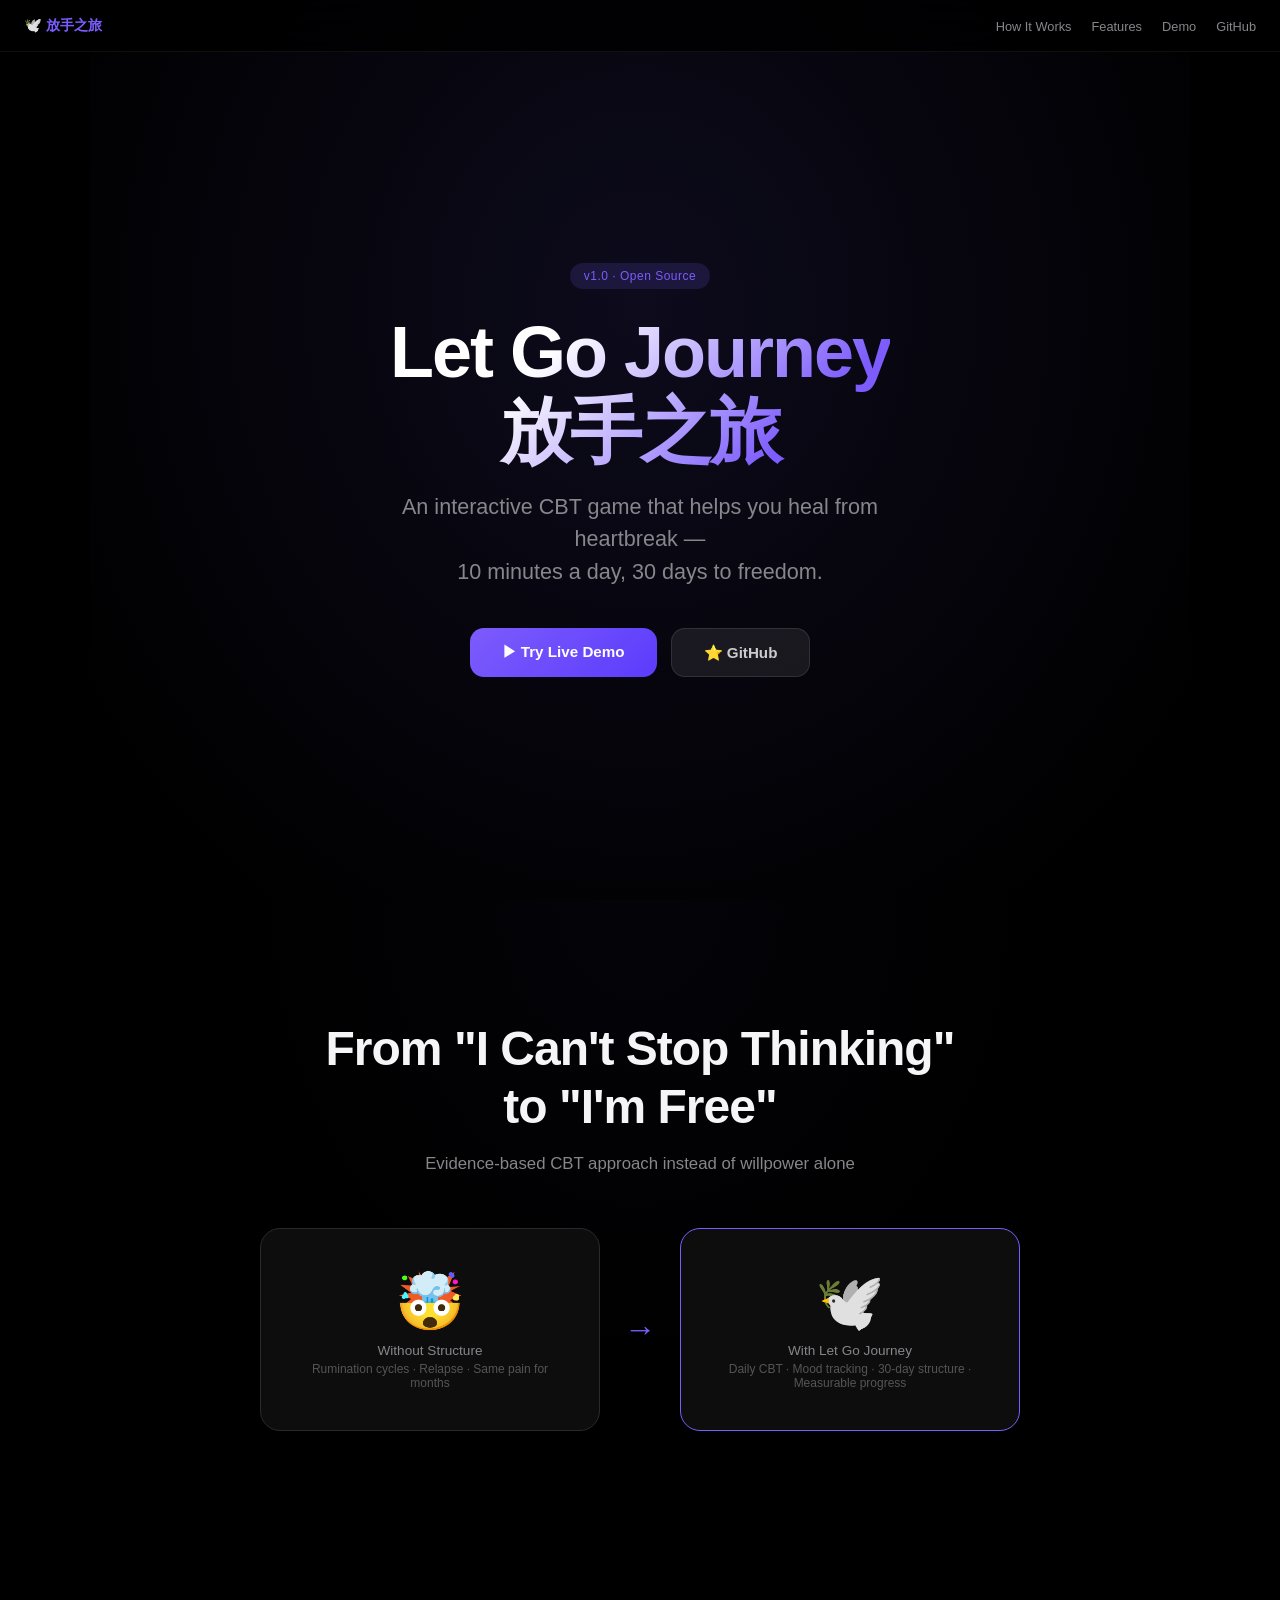
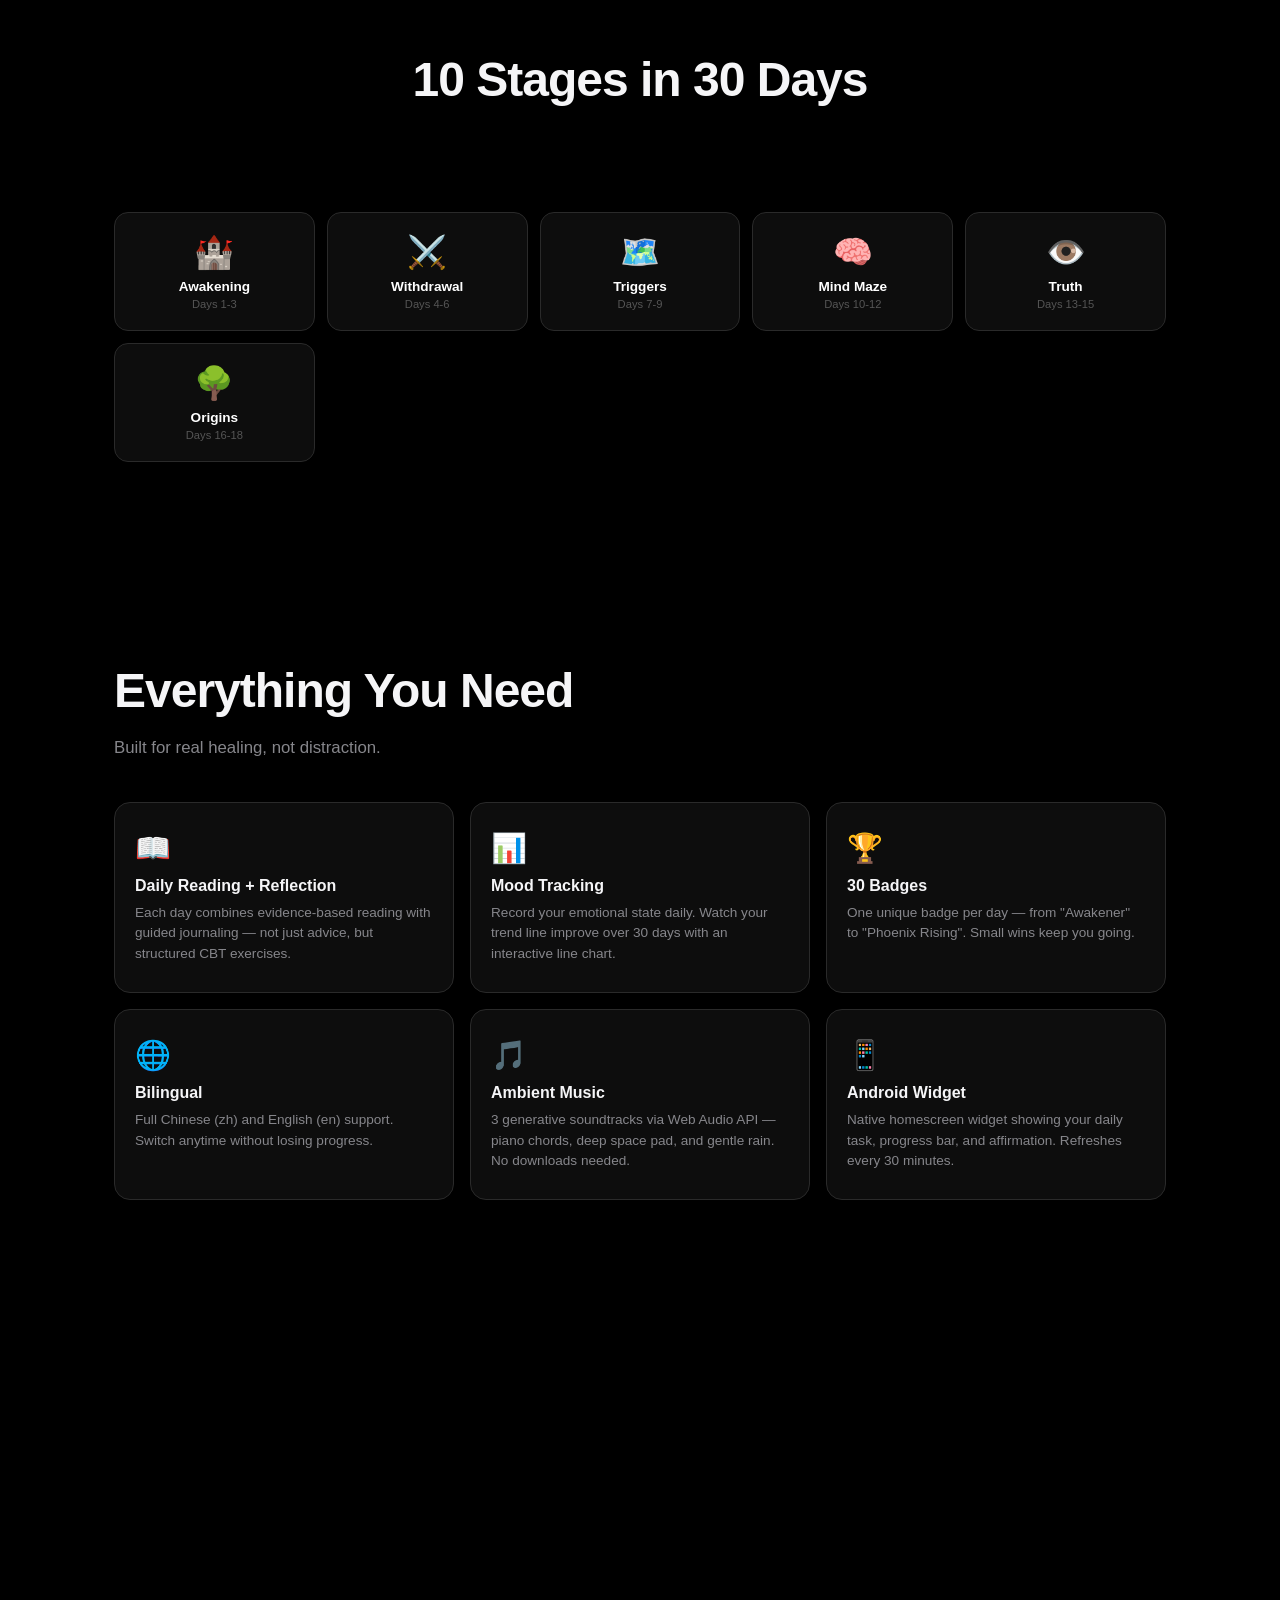
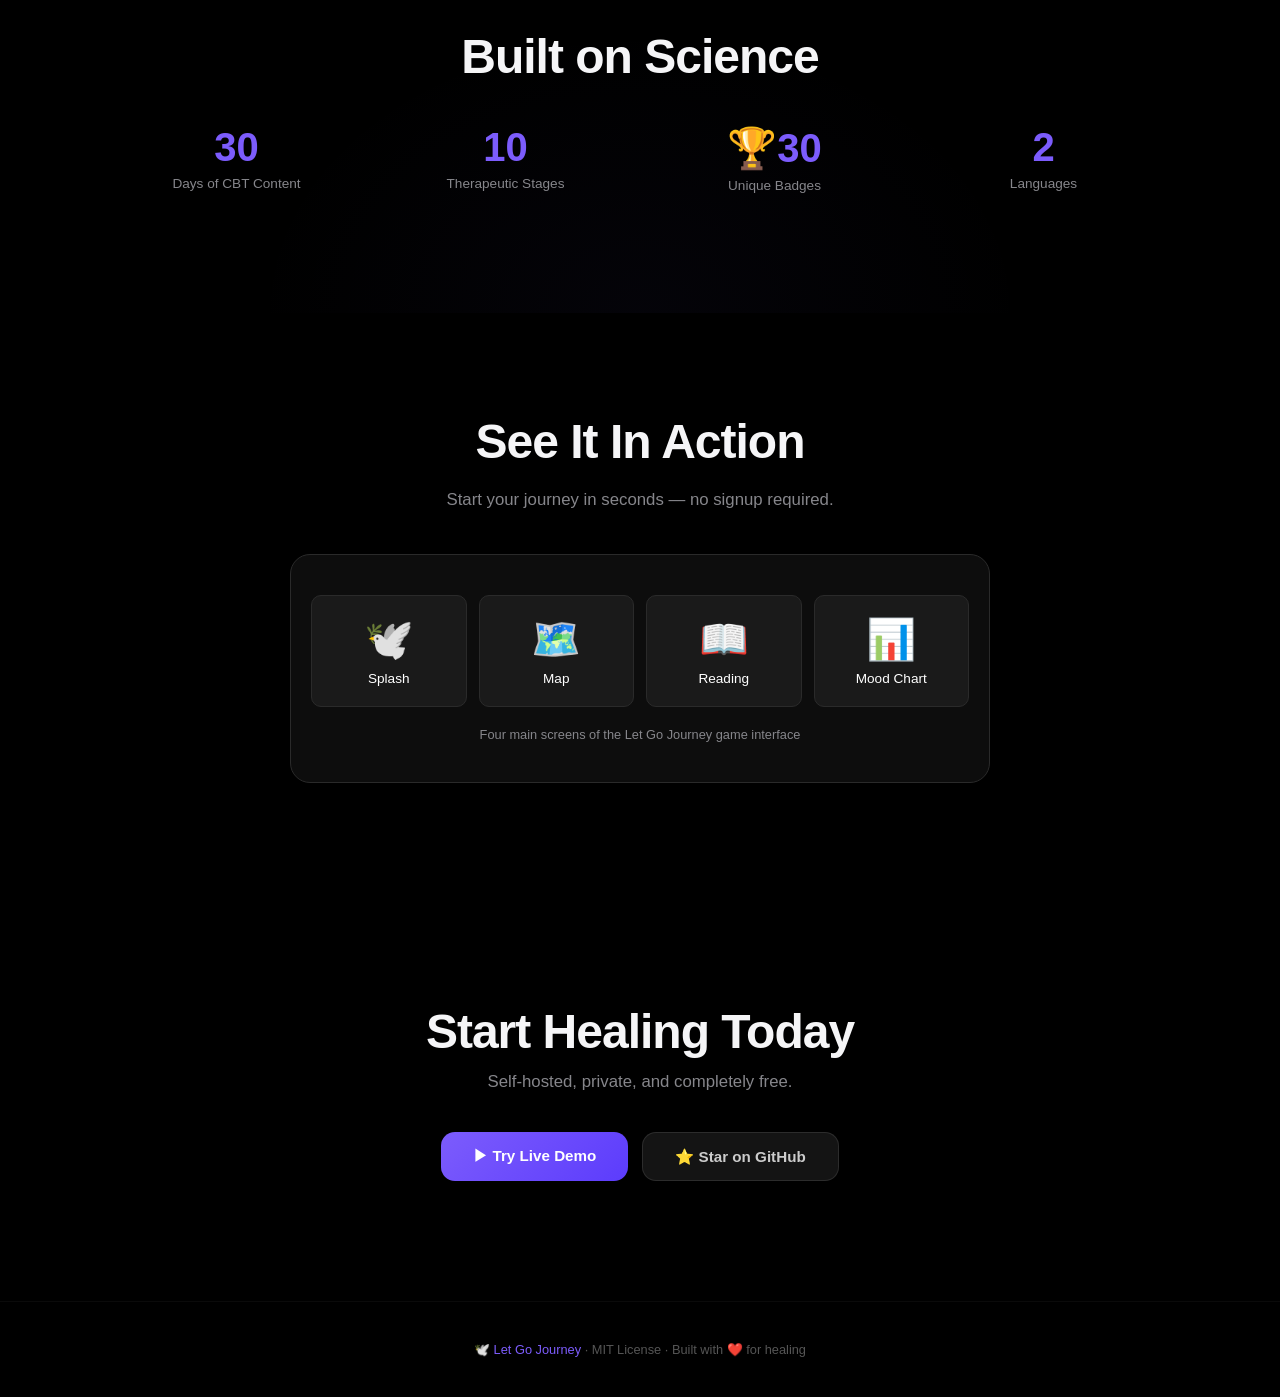
<file: docs/index.html>
<!DOCTYPE html>
<html lang="zh-CN">
<head>
<meta charset="UTF-8">
<meta name="viewport" content="width=device-width,initial-scale=1.0">
<title>放手之旅 — Let Go Journey</title>
<link rel="icon" href="data:image/svg+xml,<svg xmlns=%22http://www.w3.org/2000/svg%22 viewBox=%220 0 100 100%22><text y=%22.9em%22 font-size=%2290%22>🕊️</text></svg>">
<style>
*,*::before,*::after{box-sizing:border-box;margin:0;padding:0}
html{scroll-behavior:smooth}
body{
  font-family:-apple-system,BlinkMacSystemFont,'Segoe UI','PingFang SC','Hiragino Sans GB','Microsoft YaHei',sans-serif;
  background:#000;color:#f5f5f7;overflow-x:hidden;
  -webkit-font-smoothing:antialiased;
}

/* ── Navigation ── */
nav{
  position:fixed;top:0;left:0;right:0;z-index:100;
  background:rgba(0,0,0,0.8);backdrop-filter:blur(20px);
  border-bottom:1px solid rgba(255,255,255,.06);padding:0 24px;
  display:flex;align-items:center;justify-content:space-between;height:52px;
}
nav .logo{font-size:.9rem;font-weight:600;color:#7c5cfc;display:flex;align-items:center;gap:6px}
.nav-links{display:flex;gap:20px;list-style:none}
.nav-links a{color:#86868b;text-decoration:none;font-size:.8rem;transition:color .2s}
.nav-links a:hover{color:#fff}

/* ── Hero ── */
.hero{
  min-height:100vh;display:flex;flex-direction:column;align-items:center;justify-content:center;
  text-align:center;padding:120px 24px 80px;position:relative;overflow:hidden;
}
.hero::before{
  content:'';position:absolute;top:-30%;left:-20%;right:-20%;bottom:-30%;
  background:radial-gradient(ellipse at 50% 40%, rgba(108,92,231,0.12) 0%, transparent 60%);
  pointer-events:none;
}
.hero .badge{
  display:inline-block;padding:6px 14px;border-radius:20px;background:rgba(124,92,252,.15);
  color:#7c5cfc;font-size:.75rem;font-weight:500;margin-bottom:24px;letter-spacing:.5px;
}
.hero h1{
  font-size:clamp(2.5rem,6vw,4.5rem);font-weight:700;letter-spacing:-2px;
  background:linear-gradient(135deg,#fff 30%,#7c5cfc 80%);-webkit-background-clip:text;
  -webkit-text-fill-color:transparent;background-clip:text;line-height:1.1;margin-bottom:20px;
}
.hero .tagline{
  font-size:clamp(1rem,2vw,1.35rem);color:#86868b;max-width:580px;line-height:1.5;
  margin-bottom:40px;
}
.hero-buttons{display:flex;gap:14px;flex-wrap:wrap;justify-content:center}
.btn-primary,.btn-ghost{
  padding:14px 32px;border-radius:14px;font-size:.95rem;font-weight:600;
  text-decoration:none;transition:all .3s cubic-bezier(.22,1,.36,1);display:inline-flex;align-items:center;gap:8px;
}
.btn-primary{background:linear-gradient(135deg,#7c5cfc,#5c3cfc);color:#fff;border:none}
.btn-primary:hover{transform:translateY(-2px) scale(1.02);box-shadow:0 8px 30px rgba(124,92,252,.4)}
.btn-ghost{background:rgba(255,255,255,.08);color:#ccc;border:1px solid rgba(255,255,255,.1)}
.btn-ghost:hover{background:rgba(255,255,255,.12);transform:translateY(-2px)}

/* ── Section common ── */
section{padding:100px 24px;max-width:1100px;margin:0 auto}
section h2{
  font-size:clamp(1.8rem,4vw,3rem);font-weight:700;letter-spacing:-1px;
  margin-bottom:16px;line-height:1.2;
}
section .subtitle{font-size:1.05rem;color:#86868b;max-width:640px;margin-bottom:60px;line-height:1.6}

/* ── Compare Section ── */
.compare{text-align:center;padding:120px 24px;background:radial-gradient(ellipse at 50% 0%, rgba(108,92,231,.04) 0%, transparent 50%)}
.compare-grid{display:flex;gap:24px;justify-content:center;align-items:center;flex-wrap:wrap}
.compare-card{
  background:#0d0d0d;border:1px solid #2a2a2a;border-radius:20px;padding:40px 32px;min-width:240px;flex:1;max-width:340px;
  transition:border-color .3s,transform .3s;
}
.compare-card:hover{border-color:#7c5cfc;transform:translateY(-4px)}
.compare-card .pct{font-size:3.5rem;font-weight:700;margin-bottom:8px}
.compare-card .pct.red{color:#ff5252}.compare-card .pct.green{color:#00c853}
.compare-card .label{font-size:.85rem;color:#86868b;margin-bottom:4px}
.compare-card .detail{font-size:.75rem;color:#555}
.compare-arrow{font-size:2rem;color:#7c5cfc;flex-shrink:0}

/* ── Pipeline ── */
.pipeline{text-align:center}
.pipeline-grid{display:grid;grid-template-columns:repeat(5,1fr);gap:12px;margin-top:40px}
@media(max-width:768px){.pipeline-grid{grid-template-columns:repeat(2,1fr);gap:10px}}
@media(max-width:480px){.pipeline-grid{grid-template-columns:1fr}}
.pipeline-card{
  background:#0d0d0d;border:1px solid #2a2a2a;border-radius:14px;padding:20px 14px;
  transition:border-color .3s,transform .3s;text-align:center;
}
.pipeline-card:hover{border-color:#7c5cfc;transform:translateY(-4px)}
.pipeline-card .icon{font-size:2rem;margin-bottom:8px}
.pipeline-card .name{font-size:.85rem;font-weight:600;color:#fff;margin-bottom:4px}
.pipeline-card .days{font-size:.7rem;color:#555}

/* ── Features ── */
.features-grid{display:grid;grid-template-columns:repeat(auto-fit,minmax(280px,1fr));gap:16px;margin-top:40px}
.feature-card{
  background:#0d0d0d;border:1px solid #2a2a2a;border-radius:16px;padding:28px 20px;
  transition:border-color .3s,transform .3s;position:relative;overflow:hidden;
}
.feature-card::after{
  content:'';position:absolute;top:0;left:0;right:0;height:2px;
  background:linear-gradient(90deg,transparent,#7c5cfc,transparent);opacity:0;transition:opacity .3s;
}
.feature-card:hover::after{opacity:1}
.feature-card:hover{border-color:#7c5cfc;transform:translateY(-4px)}
.feature-card .icon{font-size:1.8rem;margin-bottom:12px}
.feature-card h3{font-size:1rem;font-weight:600;margin-bottom:8px}
.feature-card p{font-size:.85rem;color:#86868b;line-height:1.5}

/* ── Stats ── */
.stats{text-align:center;padding:120px 24px;
  background:radial-gradient(ellipse at 50% 100%, rgba(108,92,231,.04) 0%, transparent 50%)}
.stats-grid{display:grid;grid-template-columns:repeat(auto-fit,minmax(200px,1fr));gap:24px;margin-top:40px}
.stat-card{text-align:center}
.stat-number{font-size:2.5rem;font-weight:700;color:#7c5cfc;margin-bottom:6px}
.stat-label{font-size:.85rem;color:#86868b}

/* ── Demo ── */
.demo{text-align:center}
.demo-video{
  background:#0d0d0d;border:1px solid #2a2a2a;border-radius:20px;padding:40px 20px;margin-top:40px;
  position:relative;overflow:hidden;max-width:700px;margin-left:auto;margin-right:auto;
}
.demo-video video{width:100%;max-width:360px;border-radius:12px;border:1px solid rgba(255,255,255,.06)}
.demo-video .caption{color:#86868b;font-size:.8rem;margin-top:12px}

/* ── CTA ── */
.cta{text-align:center;padding:120px 24px}
.cta h2{margin-bottom:12px}
.cta p{color:#86868b;margin-bottom:40px;font-size:1.05rem}

/* ── Footer ── */
footer{text-align:center;padding:40px 24px;border-top:1px solid rgba(255,255,255,.04);color:#555;font-size:.8rem}
footer a{color:#7c5cfc;text-decoration:none}

/* ── Reveal animations ── */
.reveal{opacity:0;transform:translateY(30px);transition:all .7s cubic-bezier(.22,1,.36,1)}
.reveal.visible{opacity:1;transform:translateY(0)}
.stagger>*{opacity:0;transform:translateY(20px);transition:all .5s cubic-bezier(.22,1,.36,1)}
.stagger.visible>*:nth-child(1){opacity:1;transform:translateY(0);transition-delay:.1s}
.stagger.visible>*:nth-child(2){opacity:1;transform:translateY(0);transition-delay:.2s}
.stagger.visible>*:nth-child(3){opacity:1;transform:translateY(0);transition-delay:.3s}
.stagger.visible>*:nth-child(4){opacity:1;transform:translateY(0);transition-delay:.4s}
.stagger.visible>*:nth-child(5){opacity:1;transform:translateY(0);transition-delay:.5s}
.stagger.visible>*:nth-child(6){opacity:1;transform:translateY(0);transition-delay:.6s}

@media(prefers-reduced-motion:reduce){.reveal,.stagger>*{opacity:1;transform:none;transition:none}}

/* ── Screenshot carousel ── */
.screenshots{display:flex;gap:16px;overflow-x:auto;padding:20px 0;margin-top:40px;-webkit-overflow-scrolling:touch}
.screenshots img{height:400px;border-radius:14px;border:1px solid #2a2a2a;flex-shrink:0}

/* ── Mobile ── */
@media(max-width:768px){
  section{padding:60px 20px}
  .compare-grid{flex-direction:column}
  .compare-arrow{transform:rotate(90deg)}
  .hero h1{font-size:2.5rem}
  .nav-links{display:none}
}
</style>
</head>
<body>

<!-- Navigation -->
<nav>
  <div class="logo">🕊️ 放手之旅</div>
  <ul class="nav-links">
    <li><a href="#how">How It Works</a></li>
    <li><a href="#features">Features</a></li>
    <li><a href="#demo">Demo</a></li>
    <li><a href="#cta">GitHub</a></li>
  </ul>
</nav>

<!-- Hero -->
<section class="hero">
  <div class="badge reveal">v1.0 · Open Source</div>
  <h1 class="reveal" style="transition-delay:.1s">Let Go Journey<br>放手之旅</h1>
  <p class="reveal tagline" style="transition-delay:.2s">An interactive CBT game that helps you heal from heartbreak —<br>10 minutes a day, 30 days to freedom.</p>
  <div class="hero-buttons reveal" style="transition-delay:.3s">
    <a href="https://exaholic.onezion.top/" class="btn-primary" target="_blank">▶ Try Live Demo</a>
    <a href="https://github.com/onezion12344/let-go-journey" class="btn-ghost" target="_blank">⭐ GitHub</a>
  </div>
</section>

<!-- Comparison -->
<section class="compare">
  <h2 class="reveal">From "I Can't Stop Thinking"<br>to "I'm Free"</h2>
  <p class="subtitle reveal" style="margin:0 auto 50px">Evidence-based CBT approach instead of willpower alone</p>
  <div class="compare-grid reveal">
    <div class="compare-card">
      <div class="pct red">🤯</div>
      <div class="label">Without Structure</div>
      <div class="detail">Rumination cycles · Relapse · Same pain for months</div>
    </div>
    <div class="compare-arrow">→</div>
    <div class="compare-card" style="border-color:#7c5cfc">
      <div class="pct green">🕊️</div>
      <div class="label">With Let Go Journey</div>
      <div class="detail">Daily CBT · Mood tracking · 30-day structure · Measurable progress</div>
    </div>
  </div>
</section>

<!-- How It Works / Pipeline -->
<section id="how" class="pipeline">
  <h2 class="reveal">10 Stages in 30 Days</h2>
  <p class="subtitle reveal" style="margin:0 auto 60px">Each stage has a therapeutic focus. Daily sessions take ~10 minutes.</p>
  <div class="pipeline-grid stagger reveal">
    <div class="pipeline-card"><div class="icon">🏰</div><div class="name">Awakening</div><div class="days">Days 1-3</div></div>
    <div class="pipeline-card"><div class="icon">⚔️</div><div class="name">Withdrawal</div><div class="days">Days 4-6</div></div>
    <div class="pipeline-card"><div class="icon">🗺️</div><div class="name">Triggers</div><div class="days">Days 7-9</div></div>
    <div class="pipeline-card"><div class="icon">🧠</div><div class="name">Mind Maze</div><div class="days">Days 10-12</div></div>
    <div class="pipeline-card"><div class="icon">👁️</div><div class="name">Truth</div><div class="days">Days 13-15</div></div>
    <div class="pipeline-card"><div class="icon">🌳</div><div class="name">Origins</div><div class="days">Days 16-18</div></div>
    <div class="pipeline-card"><div class="icon">💧</div><div class="name">Forgiveness</div><div class="days">Days 19-21</div></div>
    <div class="pipeline-card"><div class="icon">⭐</div><div class="name">Values</div><div class="days">Days 22-24</div></div>
    <div class="pipeline-card"><div class="icon">🚀</div><div class="name">Takeoff</div><div class="days">Days 25-27</div></div>
    <div class="pipeline-card"><div class="icon">🏆</div><div class="name">Integration</div><div class="days">Days 28-30</div></div>
  </div>
</section>

<!-- Features -->
<section id="features">
  <h2 class="reveal">Everything You Need</h2>
  <p class="subtitle reveal" style="margin-bottom:40px">Built for real healing, not distraction.</p>
  <div class="features-grid stagger reveal">
    <div class="feature-card">
      <div class="icon">📖</div>
      <h3>Daily Reading + Reflection</h3>
      <p>Each day combines evidence-based reading with guided journaling — not just advice, but structured CBT exercises.</p>
    </div>
    <div class="feature-card">
      <div class="icon">📊</div>
      <h3>Mood Tracking</h3>
      <p>Record your emotional state daily. Watch your trend line improve over 30 days with an interactive line chart.</p>
    </div>
    <div class="feature-card">
      <div class="icon">🏆</div>
      <h3>30 Badges</h3>
      <p>One unique badge per day — from "Awakener" to "Phoenix Rising". Small wins keep you going.</p>
    </div>
    <div class="feature-card">
      <div class="icon">🌐</div>
      <h3>Bilingual</h3>
      <p>Full Chinese (zh) and English (en) support. Switch anytime without losing progress.</p>
    </div>
    <div class="feature-card">
      <div class="icon">🎵</div>
      <h3>Ambient Music</h3>
      <p>3 generative soundtracks via Web Audio API — piano chords, deep space pad, and gentle rain. No downloads needed.</p>
    </div>
    <div class="feature-card">
      <div class="icon">📱</div>
      <h3>Android Widget</h3>
      <p>Native homescreen widget showing your daily task, progress bar, and affirmation. Refreshes every 30 minutes.</p>
    </div>
    <div class="feature-card">
      <div class="icon">🔒</div>
      <h3>100% Private</h3>
      <p>Your journal and mood data stay on your own machine. No accounts, no cloud, no tracking.</p>
    </div>
    <div class="feature-card">
      <div class="icon">🆓</div>
      <h3>Free & Open Source</h3>
      <p>MIT License. Self-host on any machine with Python. Or deploy via Cloudflare Tunnel for mobile access.</p>
    </div>
  </div>
</section>

<!-- Stats -->
<section class="stats">
  <h2 class="reveal">Built on Science</h2>
  <div class="stats-grid reveal">
    <div class="stat-card"><div class="stat-number">30</div><div class="stat-label">Days of CBT Content</div></div>
    <div class="stat-card"><div class="stat-number">10</div><div class="stat-label">Therapeutic Stages</div></div>
    <div class="stat-card"><div class="stat-number">🏆30</div><div class="stat-label">Unique Badges</div></div>
    <div class="stat-card"><div class="stat-number">2</div><div class="stat-label">Languages</div></div>
  </div>
</section>

<!-- Demo / Screenshots -->
<section id="demo" class="demo">
  <h2 class="reveal">See It In Action</h2>
  <p class="subtitle reveal" style="margin:0 auto 30px">Start your journey in seconds — no signup required.</p>
  <div class="demo-video reveal">
    <div style="display:grid;grid-template-columns:repeat(auto-fit,minmax(150px,1fr));gap:12px;margin-bottom:20px">
      <div style="background:#1a1a1a;border-radius:10px;padding:20px 10px;border:1px solid #2a2a2a">
        <div style="font-size:2.5rem;margin-bottom:8px">🕊️</div>
        <div style="color:#fff;font-size:.85rem;font-weight:500">Splash</div>
      </div>
      <div style="background:#1a1a1a;border-radius:10px;padding:20px 10px;border:1px solid #2a2a2a">
        <div style="font-size:2.5rem;margin-bottom:8px">🗺️</div>
        <div style="color:#fff;font-size:.85rem;font-weight:500">Map</div>
      </div>
      <div style="background:#1a1a1a;border-radius:10px;padding:20px 10px;border:1px solid #2a2a2a">
        <div style="font-size:2.5rem;margin-bottom:8px">📖</div>
        <div style="color:#fff;font-size:.85rem;font-weight:500">Reading</div>
      </div>
      <div style="background:#1a1a1a;border-radius:10px;padding:20px 10px;border:1px solid #2a2a2a">
        <div style="font-size:2.5rem;margin-bottom:8px">📊</div>
        <div style="color:#fff;font-size:.85rem;font-weight:500">Mood Chart</div>
      </div>
    </div>
    <div class="caption">Four main screens of the Let Go Journey game interface</div>
  </div>
</section>

<!-- CTA -->
<section id="cta" class="cta">
  <h2 class="reveal">Start Healing Today</h2>
  <p class="reveal" style="transition-delay:.1s">Self-hosted, private, and completely free.</p>
  <div class="hero-buttons reveal" style="justify-content:center;transition-delay:.2s">
    <a href="https://exaholic.onezion.top/" class="btn-primary" target="_blank">▶ Try Live Demo</a>
    <a href="https://github.com/onezion12344/let-go-journey" class="btn-ghost" target="_blank">⭐ Star on GitHub</a>
  </div>
</section>

<footer>
  <p>🕊️ <a href="https://github.com/onezion12344/let-go-journey">Let Go Journey</a> · MIT License · Built with ❤️ for healing</p>
</footer>

<script>
// IntersectionObserver for reveal animations
const obs = new IntersectionObserver((entries) => {
  entries.forEach(e => { if(e.isIntersecting) e.target.classList.add('visible') });
}, { threshold: 0.15, rootMargin: '0px 0px -50px 0px' });

document.addEventListener('DOMContentLoaded', () => {
  document.querySelectorAll('.reveal').forEach(el => obs.observe(el));
  document.querySelectorAll('.stagger').forEach(el => obs.observe(el));
});
</script>
</body>
</html>
</file>
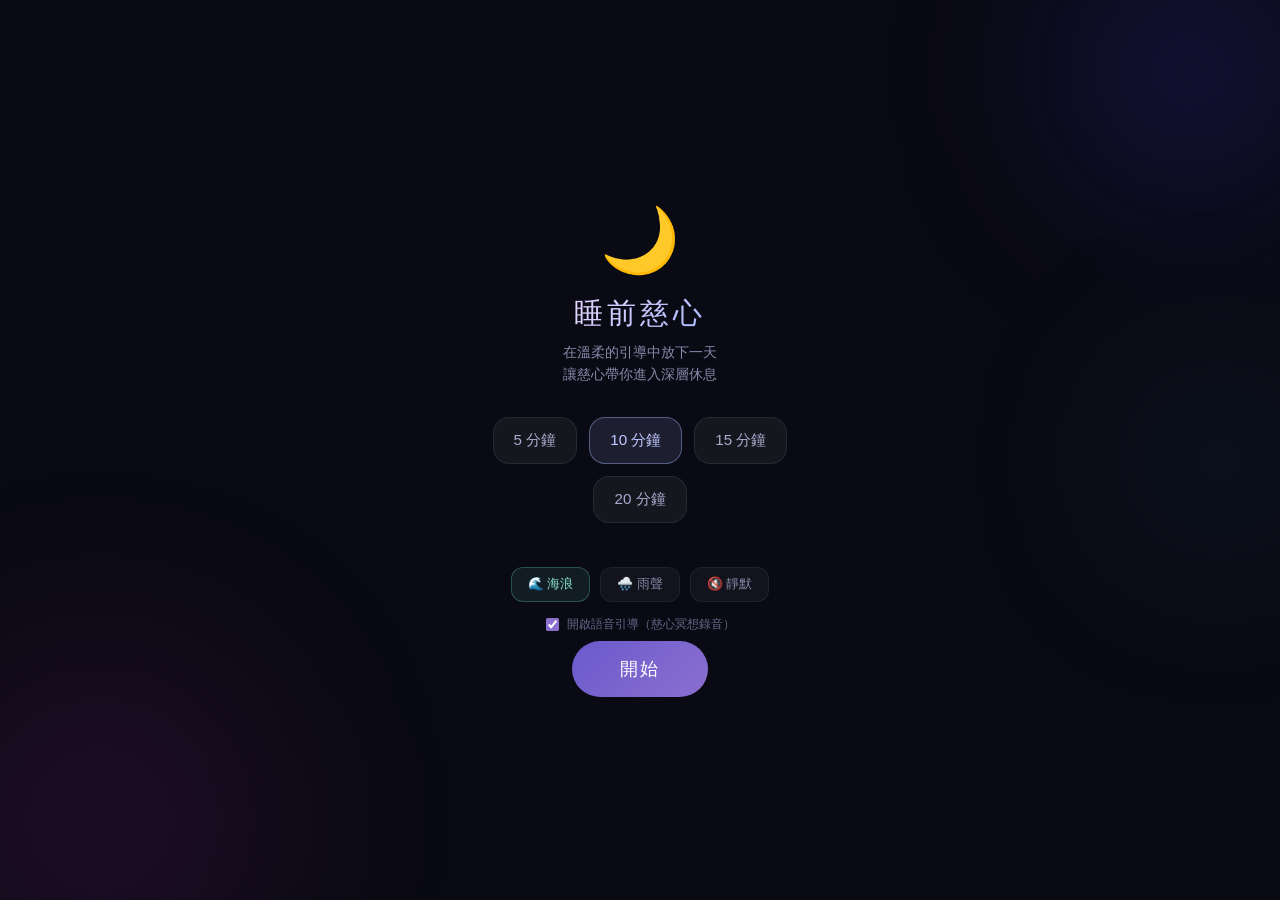
<file: meditation/index.html>
<!DOCTYPE html>
<html lang="zh-CN">
<head>
<meta charset="UTF-8">
<meta name="viewport" content="width=device-width,initial-scale=1.0,maximum-scale=1.0,user-scalable=no">
<title>🌙 睡前慈心冥想 — 放手之旅</title>
<style>
*{margin:0;padding:0;box-sizing:border-box}
body{background:#0a0a14;color:#c8c8e0;font-family:-apple-system,'PingFang SC','Noto Sans SC',sans-serif;min-height:100vh;display:flex;justify-content:center;align-items:center;overflow:hidden}
#app{width:100%;max-width:420px;min-height:100vh;padding:40px 24px;display:flex;flex-direction:column;justify-content:center;align-items:center;position:relative}

/* ── Background ambient ── */
.bg-orb{position:fixed;border-radius:50%;filter:blur(80px);pointer-events:none;transition:all 8s ease}
.bg-orb.a{width:300px;height:300px;background:radial-gradient(circle,rgba(40,30,120,.5),transparent);top:-80px;right:-60px}
.bg-orb.b{width:400px;height:400px;background:radial-gradient(circle,rgba(80,20,80,.4),transparent);bottom:-120px;left:-100px}
.bg-orb.c{width:200px;height:200px;background:radial-gradient(circle,rgba(20,60,90,.4),transparent);top:40%;right:-40px}

/* ── Stars ── */
.stars{position:fixed;top:0;left:0;width:100%;height:100%;pointer-events:none;z-index:0}
.star{position:absolute;width:2px;height:2px;background:#fff;border-radius:50%;opacity:0;animation:twinkle var(--d) ease-in-out infinite;animation-delay:var(--del)}

/* ── Start Screen ── */
.screen{display:none;flex-direction:column;align-items:center;justify-content:center;width:100%;z-index:1;min-height:80vh}
.screen.active{display:flex}
.start-icon{font-size:4rem;margin-bottom:16px;animation:float 4s ease-in-out infinite}
.start-title{font-size:1.8rem;font-weight:300;letter-spacing:4px;margin-bottom:8px;background:linear-gradient(135deg,#e8d8ff,#a8b8ff);-webkit-background-clip:text;-webkit-text-fill-color:transparent}
.start-sub{font-size:.85rem;color:#8888aa;margin-bottom:32px;text-align:center;line-height:1.6}
.timer-grid{display:flex;gap:12px;margin-bottom:24px;flex-wrap:wrap;justify-content:center}
.timer-btn{background:rgba(255,255,255,.05);border:1px solid rgba(255,255,255,.08);color:#aaaacc;padding:12px 20px;border-radius:16px;font-size:.95rem;cursor:pointer;transition:all .4s;font-family:inherit}
.timer-btn:hover{background:rgba(255,255,255,.1);border-color:rgba(168,184,255,.3);color:#d0d0f0}
.timer-btn.selected{background:rgba(168,184,255,.12);border-color:rgba(168,184,255,.4);color:#c0c8ff}
.btn-start{background:linear-gradient(135deg,#6a5acd,#8b6fcf);color:#fff;border:none;padding:16px 48px;border-radius:28px;font-size:1.1rem;cursor:pointer;transition:all .4s;font-family:inherit;letter-spacing:2px;margin-top:8px}
.btn-start:hover{transform:scale(1.03);box-shadow:0 8px 32px rgba(106,90,205,.3)}
.ambient-select{margin-top:20px;display:flex;gap:10px}
.ambient-btn{background:rgba(255,255,255,.04);border:1px solid rgba(255,255,255,.06);color:#8888aa;padding:8px 16px;border-radius:12px;font-size:.8rem;cursor:pointer;transition:all .3s;font-family:inherit}
.ambient-btn.selected{background:rgba(100,200,180,.1);border-color:rgba(100,200,180,.3);color:#88ddcc}

/* ── Meditation Screen ── */
#meditation-screen{position:relative;min-height:90vh;justify-content:flex-start;padding-top:48px}
.meditation-progress{width:100%;height:2px;background:rgba(255,255,255,.06);border-radius:2px;margin-bottom:48px;overflow:hidden}
.meditation-progress-bar{height:100%;background:linear-gradient(90deg,#6a5acd,#a8b8ff);border-radius:2px;transition:width .5s ease;width:0%}
.breathing-circle{width:120px;height:120px;border-radius:50%;border:2px solid rgba(168,184,255,.15);margin:0 auto 40px;display:flex;align-items:center;justify-content:center;position:relative;transition:transform 4s ease}
.breathing-circle.inhale{transform:scale(1.15);border-color:rgba(168,184,255,.3)}
.breathing-circle.exhale{transform:scale(.92);border-color:rgba(150,140,200,.15)}
.breathing-hint{font-size:.75rem;color:#8888aa;letter-spacing:2px;position:absolute;bottom:-28px;white-space:nowrap}
.guide-text{text-align:center;font-size:1.15rem;line-height:1.8;color:#d8d8f0;max-width:360px;margin:0 auto;min-height:120px;transition:opacity 1s ease;font-weight:300;letter-spacing:1px}
.guide-text.fade{opacity:0}
.guide-text .highlight{color:#b8b8ff}
.guide-text .soft{color:#8888bb;font-size:.95rem}
.metta-phrase{font-size:1.4rem;line-height:2;color:#c8c8ff;margin-top:8px;font-weight:300;letter-spacing:2px;transition:opacity 1.5s ease;min-height:60px;text-align:center}
.metta-phrase.fade{opacity:0}
.timer-display{font-size:.8rem;color:#666688;margin-top:32px;font-variant-numeric:tabular-nums;letter-spacing:1px}
.stage-label{font-size:.75rem;color:#555577;margin-top:8px;letter-spacing:2px;font-weight:300}

/* ── Complete Screen ── */
.complete-icon{font-size:4rem;margin-bottom:24px;animation:float 5s ease-in-out infinite}
.complete-title{font-size:1.5rem;font-weight:300;color:#d0d0f0;margin-bottom:16px;text-align:center;letter-spacing:2px}
.complete-msg{font-size:.9rem;color:#8888aa;text-align:center;line-height:1.8;max-width:300px;margin-bottom:40px}

/* ── Animations ── */
@keyframes float{0%,100%{transform:translateY(0)}50%{transform:translateY(-10px)}}
@keyframes twinkle{0%,100%{opacity:0}50%{opacity:.6}}
@keyframes pulse{0%,100%{opacity:.4}50%{opacity:.8}}
</style>
</head>
<body>
<div id="app">
  <!-- Stars -->
  <div class="stars" id="stars"></div>
  <!-- Background orbs -->
  <div class="bg-orb a"></div><div class="bg-orb b"></div><div class="bg-orb c"></div>

  <!-- ═══ Start Screen ═══ -->
  <div id="start-screen" class="screen active">
    <div class="start-icon">🌙</div>
    <h1 class="start-title">睡前慈心</h1>
    <p class="start-sub">在溫柔的引導中放下一天<br>讓慈心帶你進入深層休息</p>
    <div class="timer-grid">
      <button class="timer-btn" data-min="5">5 分鐘</button>
      <button class="timer-btn selected" data-min="10">10 分鐘</button>
      <button class="timer-btn" data-min="15">15 分鐘</button>
      <button class="timer-btn" data-min="20">20 分鐘</button>
    </div>
    <div class="ambient-select">
      <button class="ambient-btn selected" data-sound="ocean">🌊 海浪</button>
      <button class="ambient-btn" data-sound="rain">🌧️ 雨聲</button>
      <button class="ambient-btn" data-sound="silence">🔇 靜默</button>
    </div>
    <div style="margin-top:14px">
      <label style="font-size:.75rem;color:#666688;display:flex;align-items:center;gap:8px;cursor:pointer">
        <input type="checkbox" id="audio-guide-check" checked style="accent-color:#8b6fcf">
        開啟語音引導（慈心冥想錄音）
      </label>
    </div>
    <button class="btn-start" id="btn-begin">開始</button>
  </div>

  <!-- ═══ Meditation Screen ═══ -->
  <div id="meditation-screen" class="screen">
    <div class="meditation-progress">
      <div class="meditation-progress-bar" id="progress-bar"></div>
    </div>
    <div class="breathing-circle" id="breathing-circle">
      <span class="breathing-hint" id="breathing-hint">吸氣</span>
    </div>
    <div class="guide-text" id="guide-text"></div>
    <div class="metta-phrase" id="metta-phrase"></div>
    <div class="timer-display" id="timer-display"></div>
    <div class="stage-label" id="stage-label"></div>
  </div>

  <!-- ═══ Complete Screen ═══ -->
  <div id="complete-screen" class="screen">
    <div class="complete-icon">🕊️</div>
    <h2 class="complete-title">冥想完成</h2>
    <p class="complete-msg">願你帶著慈心入睡<br>願你醒來時感到平靜與力量</p>
    <button class="btn-start" onclick="location.reload()">再做一次</button>
  </div>
</div>

<script>
// ═══ Stars ═══
(function(){
  const c=document.getElementById('stars');
  for(let i=0;i<60;i++){
    const s=document.createElement('div');
    s.className='star';
    s.style.left=Math.random()*100+'%';
    s.style.top=Math.random()*100+'%';
    s.style.setProperty('--d',(3+Math.random()*5)+'s');
    s.style.setProperty('--del',Math.random()*5+'s');
    s.style.width=s.style.height=(1+Math.random()*2)+'px';
    c.appendChild(s);
  }
})();

// ═══ Meditation Script ═══
const STAGES = [
  {
    id:'settle',
    duration:90,
    guide:'找一個舒服的姿勢躺下或坐著。\n輕輕閉上眼睛。\n感受身體與床或椅子的接觸。\n察覺呼吸自然的流動，\n不需要改變它，只是知道它在。',
    metta:''
  },
  {
    id:'body',
    duration:90,
    guide:'從頭頂開始，慢慢掃描你的身體。\n放鬆額頭、眼周、下巴。\n放鬆肩膀——讓它們沉下去。\n放鬆雙手、腹部、雙腿。\n讓整個身體被重力接住。',
    metta:''
  },
  {
    id:'breath',
    duration:120,
    guide:'將注意力輕輕放在呼吸上。\n吸氣——你知道你在吸氣。\n呼氣——你知道你在呼氣。\n不需要控制，只是跟隨。\n像坐在岸邊看潮水來去。',
    metta:''
  },
  {
    id:'self_kindness',
    duration:100,
    guide:'現在，把一隻手輕輕放在心口。\n感受掌心的溫度和心跳。\n對自己說：',
    metta:'願我快樂'
  },
  {
    id:'self_safe',
    duration:80,
    guide:'',
    metta:'願我平安'
  },
  {
    id:'self_free',
    duration:80,
    guide:'',
    metta:'願我遠離痛苦'
  },
  {
    id:'self_ease',
    duration:80,
    guide:'',
    metta:'願我自在生活'
  },
  {
    id:'self_repeat',
    duration:120,
    guide:'讓這四句話在心中迴盪：\n像溫柔的波浪，一遍又一遍。',
    metta:'願我快樂 · 願我平安\n願我遠離痛苦 · 願我自在生活'
  },
  {
    id:'benefactor',
    duration:120,
    guide:'想一個對你好的人。\n一個讓你想起來就感到溫暖的人。\n\n在心中看著 ta 的樣子，\n對 ta 送出同樣的祝福：',
    metta:'願你快樂\n願你平安\n願你遠離痛苦\n願你自在生活'
  },
  {
    id:'neutral',
    duration:90,
    guide:'想一個你不熟悉的人——\n便利商店的店員、路上見過的人。\n\n像 ta 也是一個渴望快樂的生命，\n在你的心中：',
    metta:'願你快樂\n願你平安'
  },
  {
    id:'neutral2',
    duration:90,
    guide:'',
    metta:'願你遠離痛苦\n願你自在生活'
  },
  {
    id:'all_beings',
    duration:120,
    guide:'將這份慈心擴散出去——\n像月光灑滿大地。\n\n對所有生命：認識的、不認識的、\n喜歡的、不喜歡的。\n\n沒有限制，沒有例外。',
    metta:'願一切眾生快樂\n願一切眾生平安\n願一切眾生遠離痛苦\n願一切眾生自在生活'
  },
  {
    id:'rest',
    duration:200,
    guide:'放下所有話語和念頭。\n只是休息。\n\n在慈心的能量中休息。\n在呼吸的自然節奏中休息。\n\n你是安全的。\n你被接住了。',
    metta:''
  }
];

// ═══ Audio Engine ═══
class AmbientAudio {
  constructor(){
    this.ctx=null;this.playing=false;this.sound='ocean';
    this.nodes=[];
  }
  async init(){
    if(!this.ctx){
      this.ctx=new(window.AudioContext||window.webkitAudioContext)();
      this.master=this.ctx.createGain();
      this.master.gain.value=0.15;
      this.master.connect(this.ctx.destination);
    }
  }
  start(type='ocean'){
    this.sound=type;
    if(type==='silence'){this.stop();return}
    this.init().then(()=>{
      this.stop();
      this.playing=true;
      if(type==='ocean')this.playOcean();
      else if(type==='rain')this.playRain();
    });
  }
  stop(){
    this.playing=false;
    this.nodes.forEach(n=>{try{n.stop();n.disconnect()}catch(e){}});
    this.nodes=[];
  }
  playOcean(){
    // Brown noise with slow LFO — sounds like ocean
    const sr=this.ctx.sampleRate;
    const len=sr*8;
    const buf=this.ctx.createBuffer(1,len,sr);
    const d=buf.getChannelData(0);
    let v=0;
    for(let i=0;i<len;i++){
      v+= (Math.random()*2-1)*0.02;
      v=Math.max(-1,Math.min(1,v));
      d[i]=v*0.3;
    }
    const src=this.ctx.createBufferSource();
    src.buffer=buf;src.loop=true;
    const lp=this.ctx.createBiquadFilter();
    lp.type='lowpass';lp.frequency.value=200;
    const lfo=this.ctx.createOscillator();
    lfo.frequency.value=0.08;
    const lfoG=this.ctx.createGain();
    lfoG.gain.value=80;
    lfo.connect(lfoG);lfoG.connect(lp.frequency);
    src.connect(lp);lp.connect(this.master);
    src.start();lfo.start();
    this.nodes=[src,lfo,lfoG];
  }
  playRain(){
    // Filtered noise — rain
    const sr=this.ctx.sampleRate;
    const len=sr*8;
    const buf=this.ctx.createBuffer(1,len,sr);
    const d=buf.getChannelData(0);
    for(let i=0;i<len;i++)d[i]=(Math.random()*2-1)*0.4;
    const src=this.ctx.createBufferSource();
    src.buffer=buf;src.loop=true;
    const bp=this.ctx.createBiquadFilter();
    bp.type='bandpass';bp.frequency.value=400;bp.Q.value=0.5;
    const hp=this.ctx.createBiquadFilter();
    hp.type='highpass';hp.frequency.value=200;
    const g=this.ctx.createGain();
    g.gain.value=0.3;
    src.connect(g);g.connect(bp);bp.connect(hp);hp.connect(this.master);
    src.start();
    this.nodes=[src];
  }
}
const ambient=new AmbientAudio();

// ═══ Meditation Controller ═══
const guideEl=document.getElementById('guide-text');
const mettaEl=document.getElementById('metta-phrase');
const progressBar=document.getElementById('progress-bar');
const timerDisplay=document.getElementById('timer-display');
const stageLabel=document.getElementById('stage-label');
const breathCircle=document.getElementById('breathing-circle');
const breathHint=document.getElementById('breathing-hint');

let totalDuration=600;
let elapsed=0;
let currentStage=0;
let animFrame=null;
let stageStartTime=0;
let breathPhase='exhale';
let lastBreathSwitch=0;

function formatTime(sec){
  const m=Math.floor(sec/60);
  const s=sec%60;
  return `${m}:${s.toString().padStart(2,'0')}`;
}

function showStage(idx){
  currentStage=Math.min(idx,STAGES.length-1);
  const stage=STAGES[currentStage];
  stageStartTime=elapsed;

  // Update guide text
  guideEl.style.opacity='0';
  mettaEl.style.opacity='0';
  setTimeout(()=>{
    guideEl.textContent=stage.guide||' ';
    mettaEl.textContent=stage.metta||'';
    guideEl.style.opacity='1';
    mettaEl.style.opacity=stage.metta?'1':'0';
  },600);

  // Stage label
  const labels=['沈澱','身體掃描','呼吸覺察','慈心·自己','','','','','慈心·感恩','慈心·陌生人','','','慈心·遍滿','休息'];
  stageLabel.textContent=labels[currentStage]||'';
}

function tick(){
  elapsed+=0.1;
  const stage=STAGES[currentStage];
  const stageElapsed=elapsed-stageStartTime;

  // Progress
  const pct=Math.min(elapsed/totalDuration*100,100);
  progressBar.style.width=pct+'%';

  // Timer
  const remaining=Math.max(0,totalDuration-elapsed);
  timerDisplay.textContent=formatTime(Math.ceil(remaining));

  // Breathing animation (4s cycle)
  if(elapsed-lastBreathSwitch>=4){
    lastBreathSwitch=elapsed;
    if(breathPhase==='exhale'){
      breathPhase='inhale';
      breathCircle.className='breathing-circle inhale';
      breathHint.textContent='吸氣⋯⋯';
    } else {
      breathPhase='exhale';
      breathCircle.className='breathing-circle exhale';
      breathHint.textContent='呼氣⋯⋯';
    }
  }

  // Stage transition
  if(stageElapsed>=stage.duration && currentStage<STAGES.length-1){
    showStage(currentStage+1);
  }

  // End
  if(elapsed>=totalDuration){
    endMeditation();
    return;
  }

  animFrame=requestAnimationFrame(tick);
}

function endMeditation(){
  if(animFrame){cancelAnimationFrame(animFrame);animFrame=null}
  ambient.stop();
  document.querySelectorAll('.screen').forEach(s=>s.classList.remove('active'));
  document.getElementById('complete-screen').classList.add('active');
}

// ═══ Controls ═══
document.getElementById('btn-begin').addEventListener('click',()=>{
  // Get duration
  const sel=document.querySelector('.timer-btn.selected');
  totalDuration=(parseInt(sel?.dataset?.min||10))*60;

  // Get ambient sound
  const soundBtn=document.querySelector('.ambient-btn.selected');
  ambient.start(soundBtn?.dataset?.sound||'ocean');

  // Audio guide
  const useAudio=document.getElementById('audio-guide-check').checked;
  let audioGuide=null;
  if(useAudio){
    audioGuide=new Audio('/meditation/guide.ogg');
    audioGuide.volume=0.8;
    audioGuide.play().catch(()=>{});
  }

  // Switch screen
  document.querySelectorAll('.screen').forEach(s=>s.classList.remove('active'));
  document.getElementById('meditation-screen').classList.add('active');

  // Start
  elapsed=0;
  showStage(0);
  lastBreathSwitch=0;
  breathPhase='exhale';
  breathCircle.className='breathing-circle exhale';
  breathHint.textContent='呼氣⋯⋯';
  tick();
});

// Timer button selection
document.querySelectorAll('.timer-btn').forEach(btn=>{
  btn.addEventListener('click',()=>{
    document.querySelectorAll('.timer-btn').forEach(b=>b.classList.remove('selected'));
    btn.classList.add('selected');
  });
});

// Ambient button selection
document.querySelectorAll('.ambient-btn').forEach(btn=>{
  btn.addEventListener('click',()=>{
    document.querySelectorAll('.ambient-btn').forEach(b=>b.classList.remove('selected'));
    btn.classList.add('selected');
  });
});
</script>
</body>
</html>
</file>
